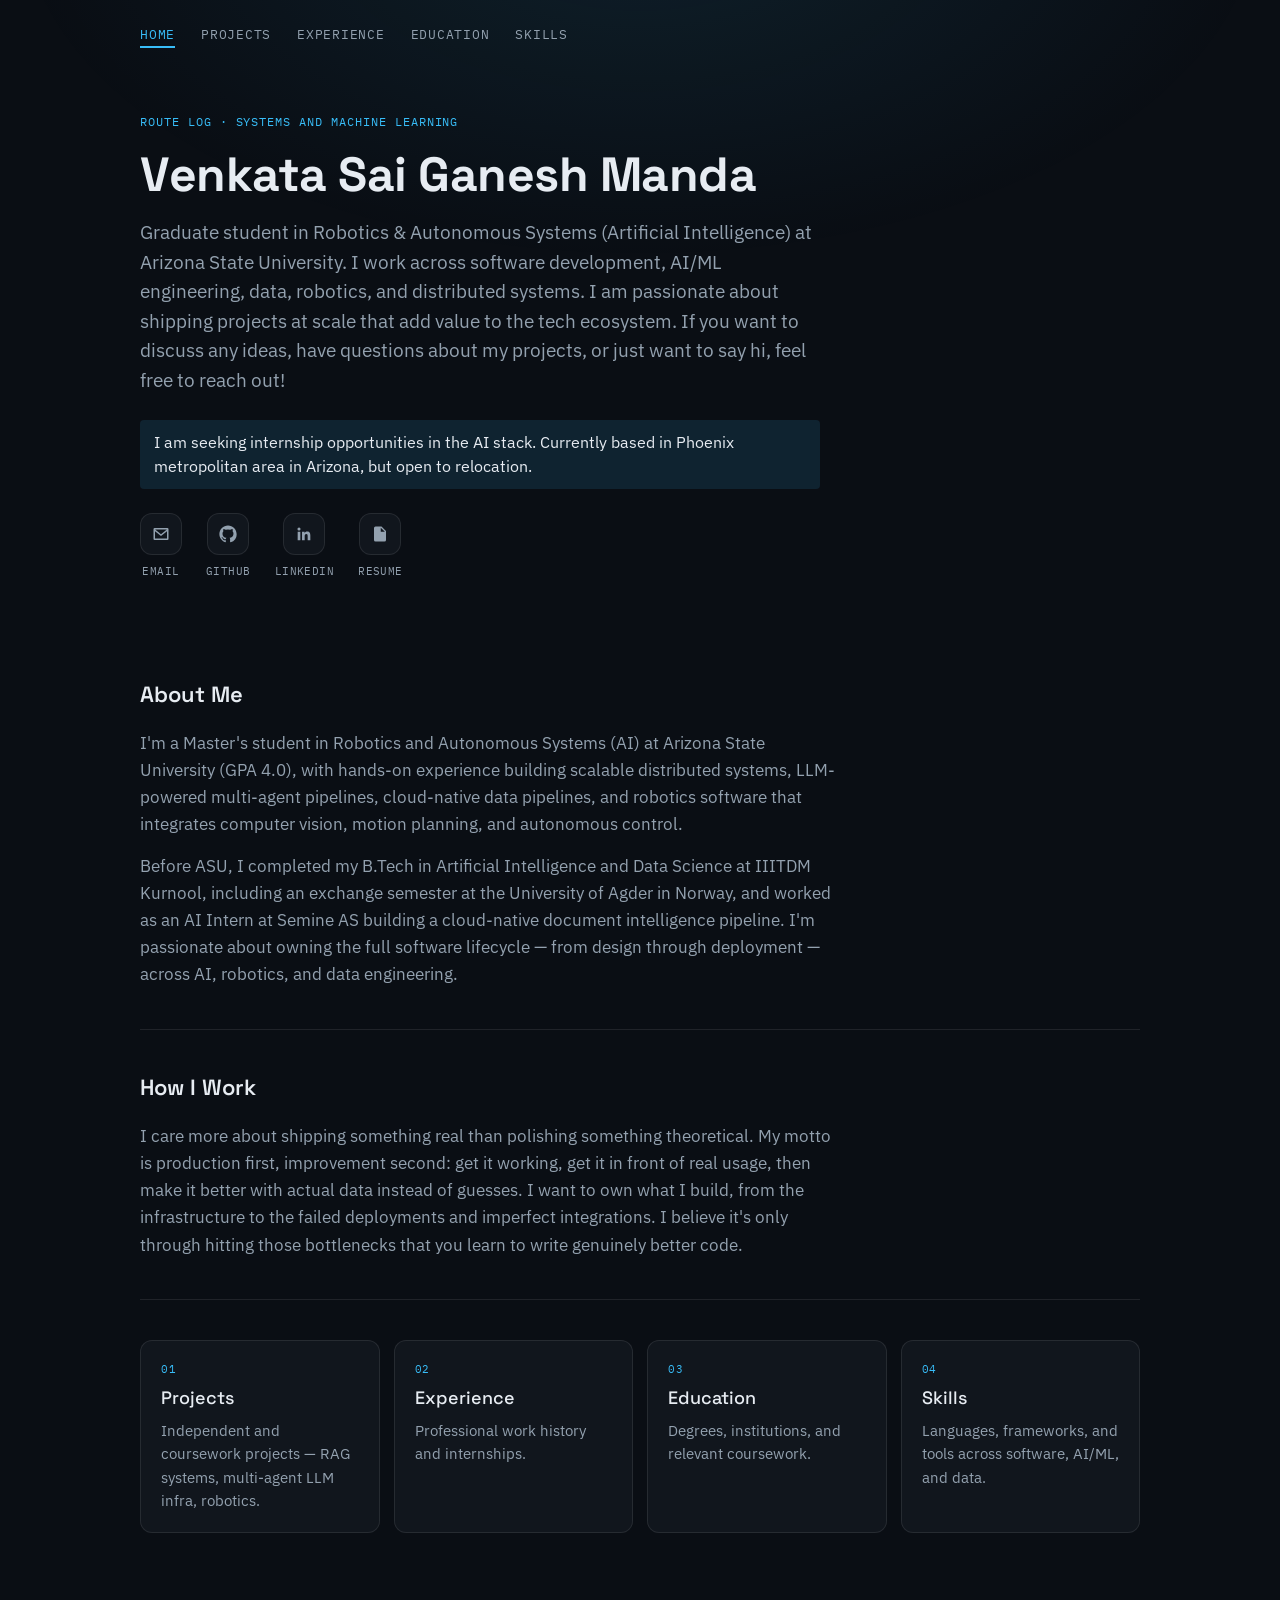
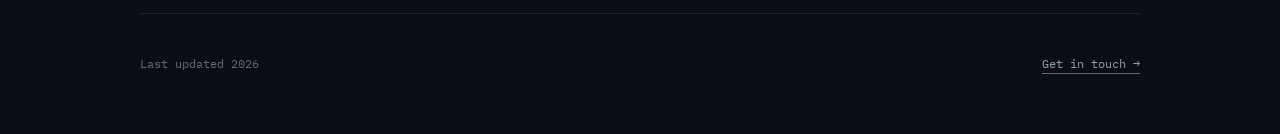
<file: index.html>
<!DOCTYPE html>
<html lang="en">
<head>
<meta charset="UTF-8">
<meta name="viewport" content="width=device-width, initial-scale=1.0">
<title>Venkata Sai Ganesh Manda</title>
<link rel="preconnect" href="https://fonts.googleapis.com">
<link rel="preconnect" href="https://fonts.gstatic.com" crossorigin>
<link href="https://fonts.googleapis.com/css2?family=Space+Grotesk:wght@400;500;700&family=IBM+Plex+Sans:wght@400;500;600&family=IBM+Plex+Mono:wght@400;500&display=swap" rel="stylesheet">
<link rel="stylesheet" href="style.css">
</head>
<body>

<div class="grid-bg"></div>

<div class="wrap">

  <nav class="topnav">
    <a href="index.html" class="active">Home</a>
    <a href="projects.html">Projects</a>
    <a href="experience.html">Experience</a>
    <a href="education.html">Education</a>
    <a href="skills.html">Skills</a>
  </nav>

  <header class="hero">
    <div class="eyebrow">Route log &middot; systems and machine learning</div>
    <h1>Venkata Sai Ganesh Manda</h1>
    <p class="subhead">
      Graduate student in Robotics &amp; Autonomous Systems (Artificial Intelligence) at Arizona State
      University. I work across software development, AI/ML engineering, data, robotics, and
      distributed systems. I am passionate about shipping projects at scale that add value to the
      tech ecosystem. If you want to discuss any ideas, have questions about my projects, or just
      want to say hi, feel free to reach out!
    </p>
    <p class="seeking-note">
      I am seeking internship opportunities in the AI stack. Currently based in Phoenix
      metropolitan area in Arizona, but open to relocation.
    </p>
    <div class="hero-links">
      <a href="mailto:saiganesh.profess@gmail.com">
        <span class="icon-box"><svg viewBox="0 0 24 24" aria-hidden="true"><path d="M2 5.5A1.5 1.5 0 0 1 3.5 4h17A1.5 1.5 0 0 1 22 5.5v13a1.5 1.5 0 0 1-1.5 1.5h-17A1.5 1.5 0 0 1 2 18.5v-13zm2.2.5 7.8 6.2L19.8 6H4.2zM4 8.3V18h16V8.3l-8 6.4-8-6.4z"/></svg></span>
        <span class="link-label">Email</span>
      </a>
      <a href="https://github.com/mvsg2" target="_blank" rel="noopener">
        <span class="icon-box"><svg viewBox="0 0 24 24" aria-hidden="true"><path d="M12 .5C5.73.5.5 5.73.5 12c0 5.09 3.29 9.4 7.86 10.93.58.11.79-.25.79-.56 0-.27-.01-1.17-.02-2.12-3.2.7-3.88-1.36-3.88-1.36-.52-1.33-1.28-1.69-1.28-1.69-1.04-.71.08-.7.08-.7 1.15.08 1.76 1.18 1.76 1.18 1.03 1.76 2.7 1.25 3.36.96.1-.75.4-1.25.73-1.54-2.55-.29-5.23-1.28-5.23-5.68 0-1.25.45-2.28 1.18-3.08-.12-.29-.51-1.46.11-3.04 0 0 .96-.31 3.15 1.18a10.9 10.9 0 0 1 5.73 0c2.19-1.49 3.15-1.18 3.15-1.18.62 1.58.23 2.75.11 3.04.73.8 1.18 1.83 1.18 3.08 0 4.41-2.69 5.38-5.25 5.67.41.36.78 1.06.78 2.14 0 1.55-.01 2.79-.01 3.17 0 .31.21.68.8.56A10.52 10.52 0 0 0 23.5 12C23.5 5.73 18.27.5 12 .5z"/></svg></span>
        <span class="link-label">GitHub</span>
      </a>
      <a href="https://linkedin.com/in/sai-ganesh-manda-bo2002" target="_blank" rel="noopener">
        <span class="icon-box"><svg viewBox="0 0 24 24" aria-hidden="true"><path d="M20.45 20.45h-3.55v-5.57c0-1.33-.02-3.04-1.85-3.04-1.85 0-2.14 1.45-2.14 2.94v5.67H9.36V9h3.41v1.56h.05c.47-.9 1.63-1.85 3.36-1.85 3.6 0 4.27 2.37 4.27 5.45v6.29zM5.34 7.43a2.06 2.06 0 1 1 0-4.12 2.06 2.06 0 0 1 0 4.12zM7.12 20.45H3.56V9h3.56v11.45z"/></svg></span>
        <span class="link-label">LinkedIn</span>
      </a>
      <a href="resume.pdf" target="_blank" rel="noopener">
        <span class="icon-box"><svg viewBox="0 0 24 24" aria-hidden="true"><path d="M6 2h8l6 6v12a2 2 0 0 1-2 2H6a2 2 0 0 1-2-2V4a2 2 0 0 1 2-2zm7 1.5V9h5.5L13 3.5zM8 13h8v1.5H8V13zm0 3h8v1.5H8V16zm0-6h4v1.5H8V10z"/></svg></span>
        <span class="link-label">Resume</span>
      </a>
    </div>
  </header>

  <div class="about-section">
    <h2 class="section-heading">About Me</h2>
    <p>
      I'm a Master's student in Robotics and Autonomous Systems (AI) at Arizona State University
      (GPA 4.0), with hands-on experience building scalable distributed systems, LLM-powered
      multi-agent pipelines, cloud-native data pipelines, and robotics software that integrates
      computer vision, motion planning, and autonomous control.
    </p>
    <p>
      Before ASU, I completed my B.Tech in Artificial Intelligence and Data Science at IIITDM
      Kurnool, including an exchange semester at the University of Agder in Norway, and worked as
      an AI Intern at Semine AS building a cloud-native document intelligence pipeline. I'm
      passionate about owning the full software lifecycle &mdash; from design through deployment
      &mdash; across AI, robotics, and data engineering.
    </p>
  </div>

  <div class="about-section">
    <h2 class="section-heading">How I Work</h2>
    <p>
      I care more about shipping something real than polishing something theoretical. My motto is
      production first, improvement second: get it working, get it in front of real usage, then
      make it better with actual data instead of guesses. I want to own what I build, from the
      infrastructure to the failed deployments and imperfect integrations. I believe it's only
      through hitting those bottlenecks that you learn to write genuinely better code.
    </p>
  </div>

  <div class="explore-grid">
    <a class="explore-card" href="projects.html">
      <div class="ec-label">01</div>
      <div class="ec-title">Projects</div>
      <div class="ec-desc">Independent and coursework projects &mdash; RAG systems, multi-agent LLM infra, robotics.</div>
    </a>
    <a class="explore-card" href="experience.html">
      <div class="ec-label">02</div>
      <div class="ec-title">Experience</div>
      <div class="ec-desc">Professional work history and internships.</div>
    </a>
    <a class="explore-card" href="education.html">
      <div class="ec-label">03</div>
      <div class="ec-title">Education</div>
      <div class="ec-desc">Degrees, institutions, and relevant coursework.</div>
    </a>
    <a class="explore-card" href="skills.html">
      <div class="ec-label">04</div>
      <div class="ec-title">Skills</div>
      <div class="ec-desc">Languages, frameworks, and tools across software, AI/ML, and data.</div>
    </a>
  </div>

  <footer>
    <p>Last updated 2026</p>
    <a href="mailto:saiganesh.profess@gmail.com">Get in touch &rarr;</a>
  </footer>

</div>

<script src="script.js" defer></script>
</body>
</html>
</file>
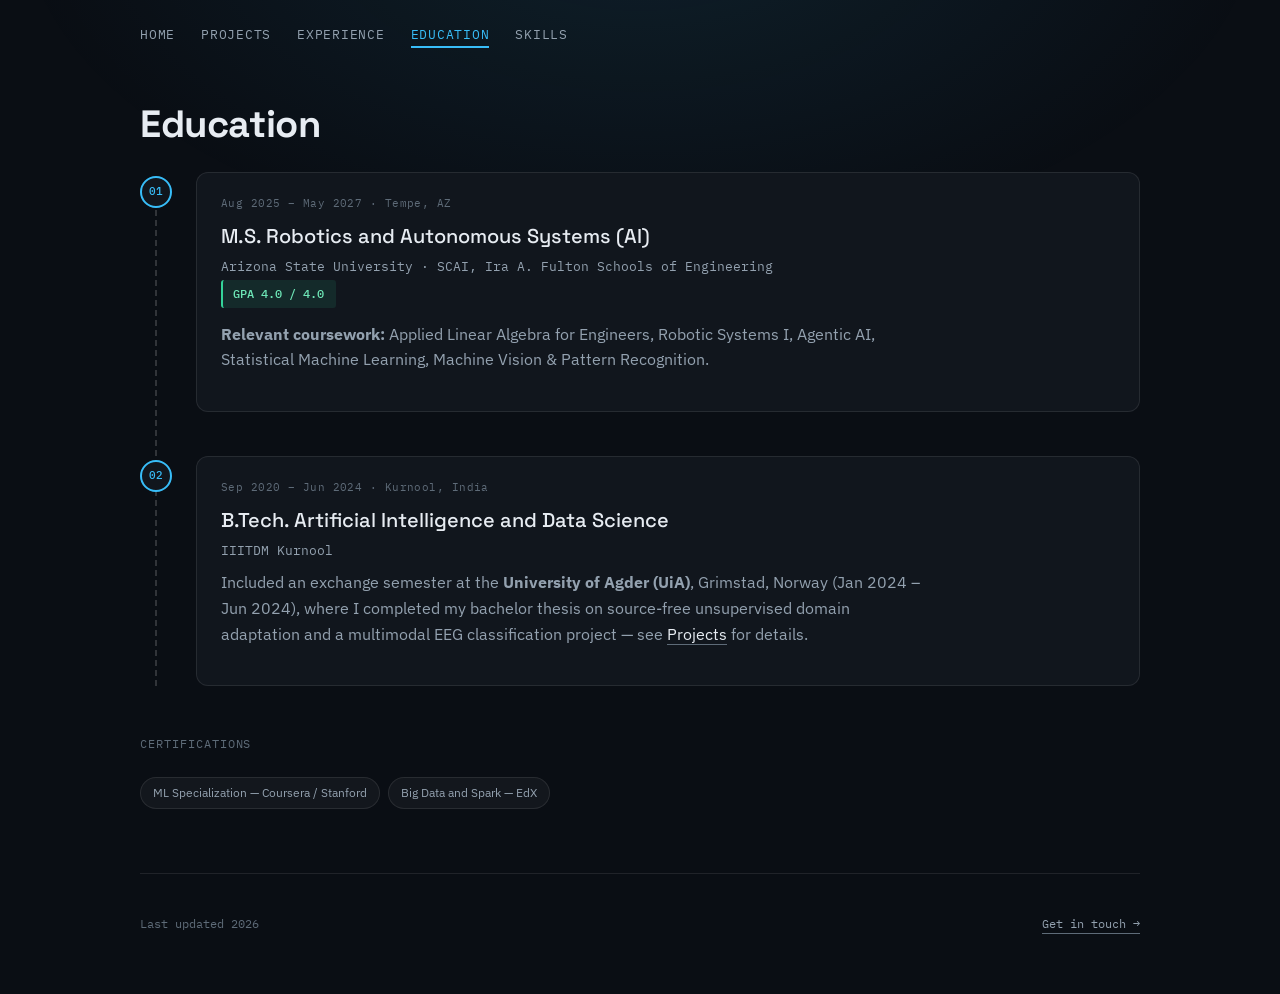
<file: education.html>
<!DOCTYPE html>
<html lang="en">
<head>
<meta charset="UTF-8">
<meta name="viewport" content="width=device-width, initial-scale=1.0">
<title>Education &middot; Venkata Sai Ganesh Manda</title>
<link rel="preconnect" href="https://fonts.googleapis.com">
<link rel="preconnect" href="https://fonts.gstatic.com" crossorigin>
<link href="https://fonts.googleapis.com/css2?family=Space+Grotesk:wght@400;500;700&family=IBM+Plex+Sans:wght@400;500;600&family=IBM+Plex+Mono:wght@400;500&display=swap" rel="stylesheet">
<link rel="stylesheet" href="style.css">
</head>
<body>

<div class="grid-bg"></div>

<div class="wrap">

  <nav class="topnav">
    <a href="index.html">Home</a>
    <a href="projects.html">Projects</a>
    <a href="experience.html">Experience</a>
    <a href="education.html" class="active">Education</a>
    <a href="skills.html">Skills</a>
  </nav>

  <header class="page-header">
    <h1>Education</h1>
  </header>

  <div class="route">

    <div class="waypoint">
      <div class="wp-marker">01</div>
      <div class="wp-card">
        <div class="wp-coord">Aug 2025 – May 2027 &middot; Tempe, AZ</div>
        <div class="wp-title">M.S. Robotics and Autonomous Systems (AI)</div>
        <div class="wp-subtitle">Arizona State University &middot; SCAI, Ira A. Fulton Schools of Engineering</div>
        <div class="wp-metrics">
          <span class="metric-chip">GPA 4.0 / 4.0</span>
        </div>
        <p class="wp-desc">
          <strong>Relevant coursework:</strong> Applied Linear Algebra for Engineers, Robotic
          Systems I, Agentic AI, Statistical Machine Learning, Machine Vision &amp; Pattern
          Recognition.
        </p>
      </div>
    </div>

    <div class="waypoint">
      <div class="wp-marker">02</div>
      <div class="wp-card">
        <div class="wp-coord">Sep 2020 – Jun 2024 &middot; Kurnool, India</div>
        <div class="wp-title">B.Tech. Artificial Intelligence and Data Science</div>
        <div class="wp-subtitle">IIITDM Kurnool</div>
        <p class="wp-desc">
          Included an exchange semester at the <strong>University of Agder (UiA)</strong>, Grimstad,
          Norway (Jan 2024 – Jun 2024), where I completed my bachelor thesis on source-free
          unsupervised domain adaptation and a multimodal EEG classification project &mdash; see
          <a href="projects.html" class="inline-link">Projects</a> for details.
        </p>
      </div>
    </div>

  </div>

  <div class="section-label">Certifications</div>
  <div class="wp-stack" style="padding-bottom: 24px;">
    <span class="stack-tag">ML Specialization &mdash; Coursera / Stanford</span>
    <span class="stack-tag">Big Data and Spark &mdash; EdX</span>
  </div>

  <footer>
    <p>Last updated 2026</p>
    <a href="mailto:saiganesh.profess@gmail.com">Get in touch →</a>
  </footer>

</div>

<script src="script.js" defer></script>
</body>
</html>
</file>
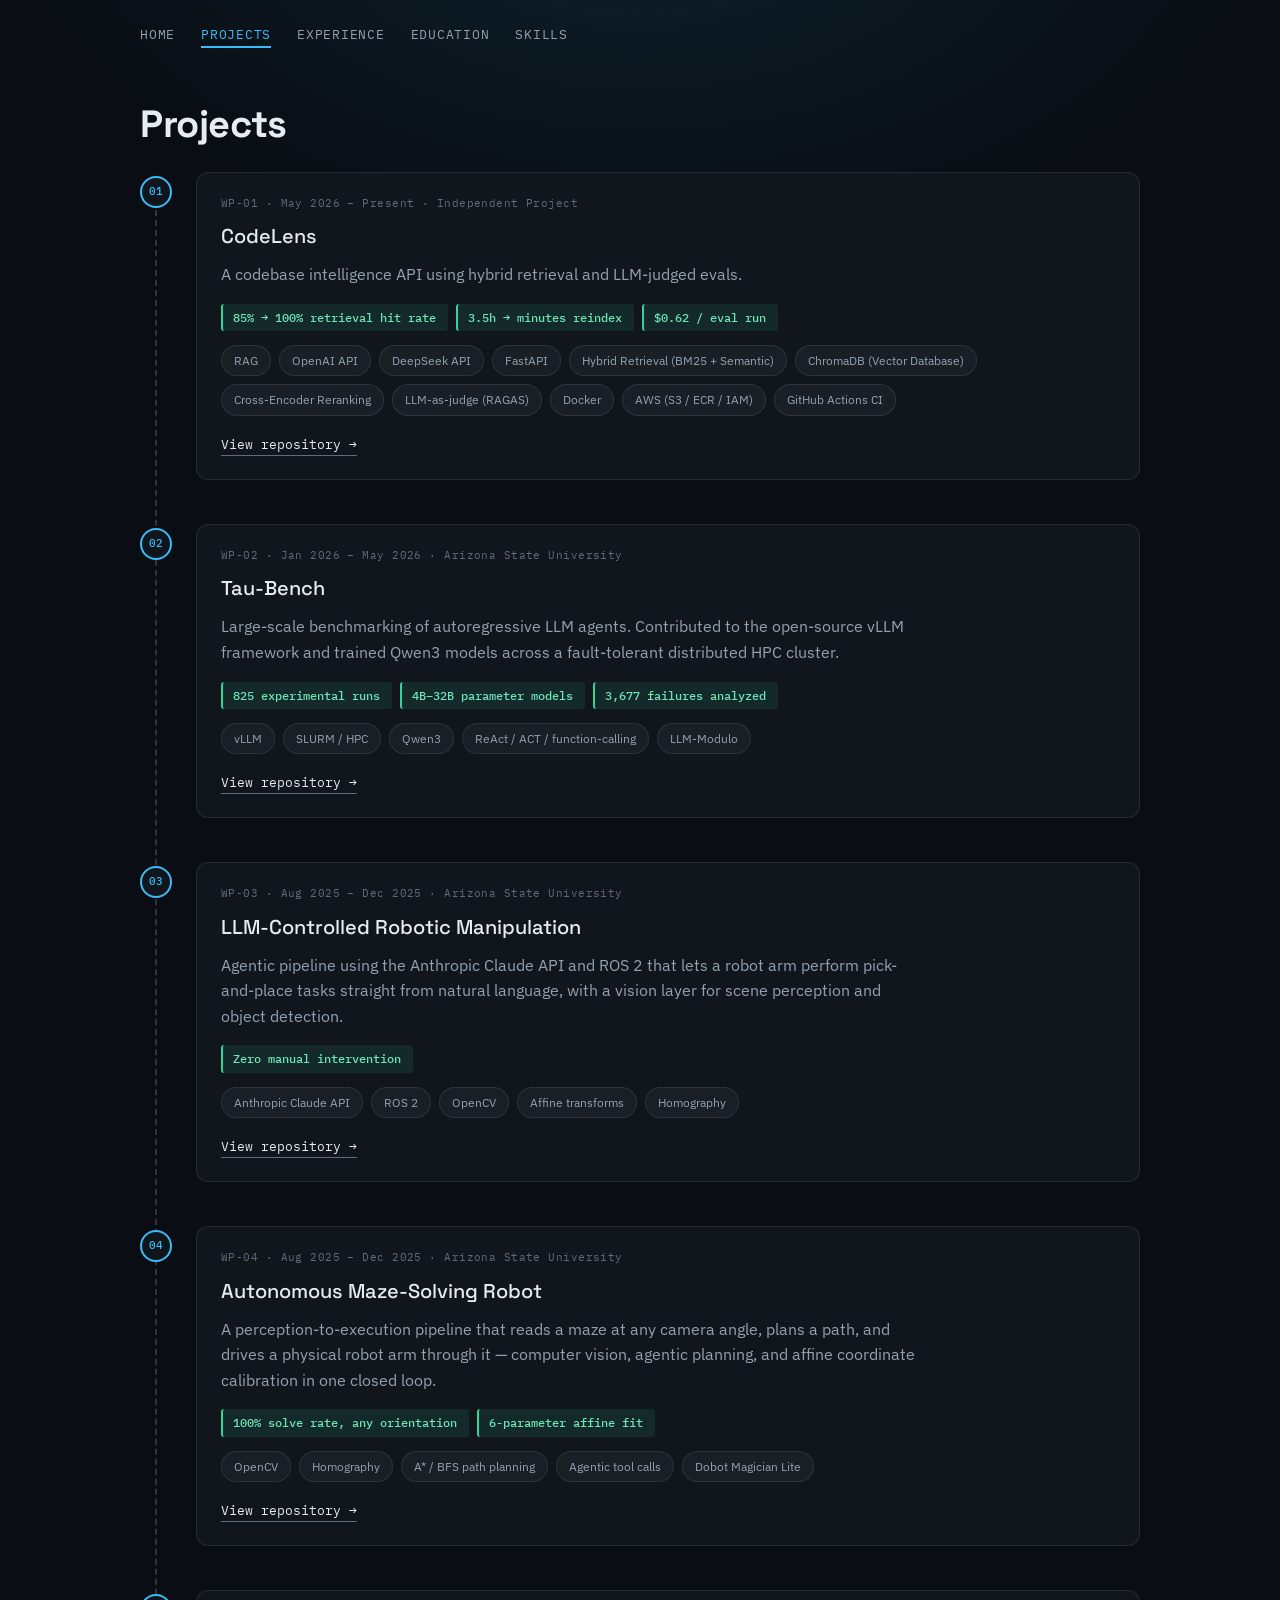
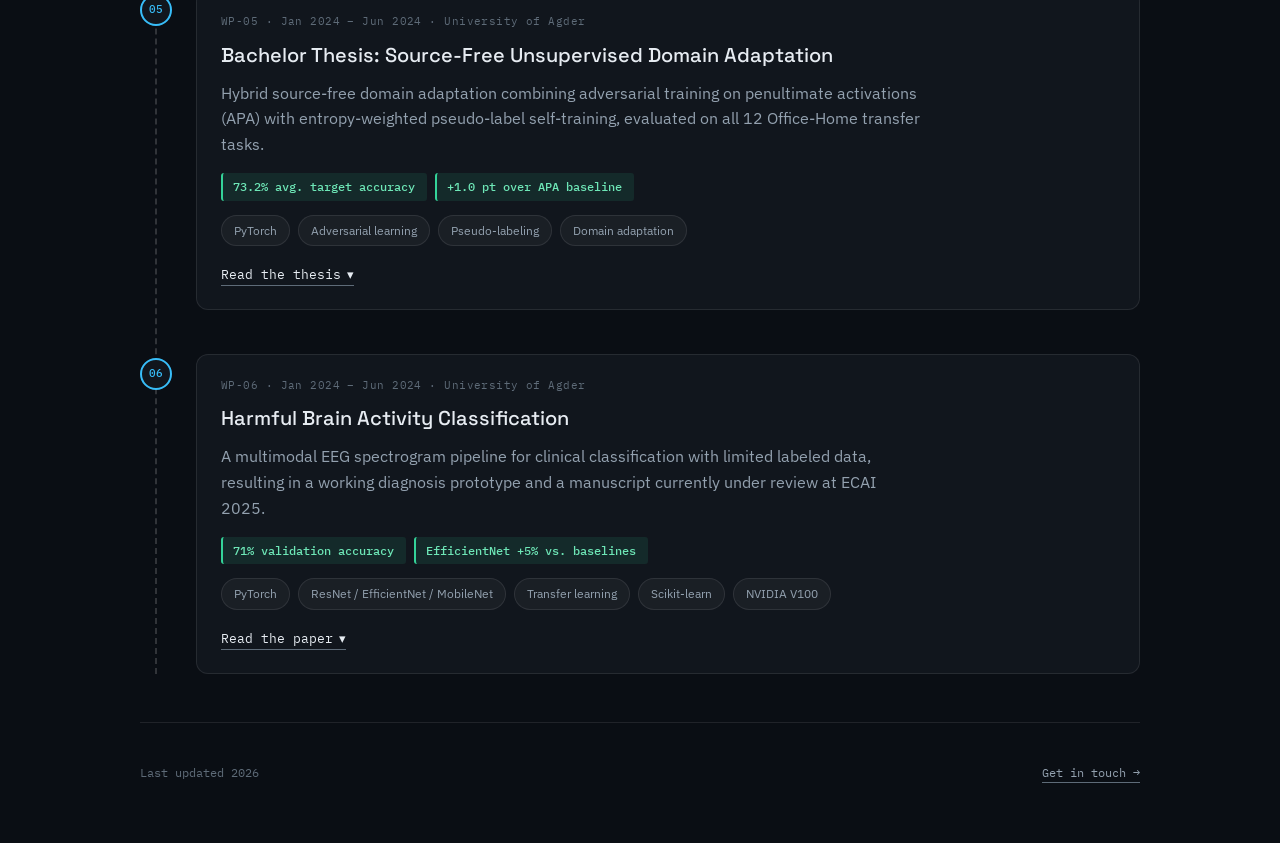
<file: projects.html>
<!DOCTYPE html>
<html lang="en">
<head>
<meta charset="UTF-8">
<meta name="viewport" content="width=device-width, initial-scale=1.0">
<title>Projects &middot; Venkata Sai Ganesh Manda</title>
<link rel="preconnect" href="https://fonts.googleapis.com">
<link rel="preconnect" href="https://fonts.gstatic.com" crossorigin>
<link href="https://fonts.googleapis.com/css2?family=Space+Grotesk:wght@400;500;700&family=IBM+Plex+Sans:wght@400;500;600&family=IBM+Plex+Mono:wght@400;500&display=swap" rel="stylesheet">
<link rel="stylesheet" href="style.css">
</head>
<body>

<div class="grid-bg"></div>

<div class="wrap">

  <nav class="topnav">
    <a href="index.html">Home</a>
    <a href="projects.html" class="active">Projects</a>
    <a href="experience.html">Experience</a>
    <a href="education.html">Education</a>
    <a href="skills.html">Skills</a>
  </nav>

  <header class="page-header">
    <h1>Projects</h1>
  </header>

  <div class="route">

    <div class="waypoint">
      <div class="wp-marker">01</div>
      <div class="wp-card">
        <div class="wp-coord">WP-01 &middot; May 2026 – Present &middot; Independent Project</div>
        <div class="wp-title"><a href="https://github.com/mvsg2/CodeLens" target="_blank" rel="noopener">CodeLens</a></div>
        <p class="wp-desc">
          A codebase intelligence API using hybrid retrieval and LLM-judged evals.
        </p>
        <div class="wp-metrics">
          <span class="metric-chip">85% → 100% retrieval hit rate</span>
          <span class="metric-chip">3.5h → minutes reindex</span>
          <span class="metric-chip">$0.62 / eval run</span>
        </div>
        <div class="wp-stack">
          <span class="stack-tag">RAG</span>
          <span class="stack-tag">OpenAI API</span>
          <span class="stack-tag">DeepSeek API</span>
          <span class="stack-tag">FastAPI</span>
          <span class="stack-tag">Hybrid Retrieval (BM25 + Semantic)</span>
          <span class="stack-tag">ChromaDB (Vector Database)</span>
          <span class="stack-tag">Cross-Encoder Reranking</span>
          <span class="stack-tag">LLM-as-judge (RAGAS)</span>
          <span class="stack-tag">Docker</span>
          <span class="stack-tag">AWS (S3 / ECR / IAM)</span>
          <span class="stack-tag">GitHub Actions CI</span>
        </div>
        <a class="wp-link" href="https://github.com/mvsg2/CodeLens" target="_blank" rel="noopener">View repository →</a>
      </div>
    </div>

    <div class="waypoint">
      <div class="wp-marker">02</div>
      <div class="wp-card">
        <div class="wp-coord">WP-02 &middot; Jan 2026 – May 2026 &middot; Arizona State University</div>
        <div class="wp-title"><a href="https://github.com/mvsg2/tau-bench-CSE598-repo" target="_blank" rel="noopener">Tau-Bench</a></div>
        <p class="wp-desc">
          Large-scale benchmarking of autoregressive LLM agents. Contributed to the open-source
          vLLM framework and trained Qwen3 models across a fault-tolerant distributed HPC cluster.
        </p>
        <div class="wp-metrics">
          <span class="metric-chip">825 experimental runs</span>
          <span class="metric-chip">4B–32B parameter models</span>
          <span class="metric-chip">3,677 failures analyzed</span>
        </div>
        <div class="wp-stack">
          <span class="stack-tag">vLLM</span>
          <span class="stack-tag">SLURM / HPC</span>
          <span class="stack-tag">Qwen3</span>
          <span class="stack-tag">ReAct / ACT / function-calling</span>
          <span class="stack-tag">LLM-Modulo</span>
        </div>
        <a class="wp-link" href="https://github.com/mvsg2/tau-bench-CSE598-repo" target="_blank" rel="noopener">View repository →</a>
      </div>
    </div>

    <div class="waypoint">
      <div class="wp-marker">03</div>
      <div class="wp-card">
        <div class="wp-coord">WP-03 &middot; Aug 2025 – Dec 2025 &middot; Arizona State University</div>
        <div class="wp-title"><a href="https://github.com/mvsg2/RAS-545-Final-Project" target="_blank" rel="noopener">LLM-Controlled Robotic Manipulation</a></div>
        <p class="wp-desc">
          Agentic pipeline using the Anthropic Claude API and ROS 2 that lets a robot arm perform
          pick-and-place tasks straight from natural language, with a vision layer for scene
          perception and object detection.
        </p>
        <div class="wp-metrics">
          <span class="metric-chip">Zero manual intervention</span>
        </div>
        <div class="wp-stack">
          <span class="stack-tag">Anthropic Claude API</span>
          <span class="stack-tag">ROS 2</span>
          <span class="stack-tag">OpenCV</span>
          <span class="stack-tag">Affine transforms</span>
          <span class="stack-tag">Homography</span>
        </div>
        <a class="wp-link" href="https://github.com/mvsg2/RAS-545-Final-Project" target="_blank" rel="noopener">View repository →</a>
      </div>
    </div>

    <div class="waypoint">
      <div class="wp-marker">04</div>
      <div class="wp-card">
        <div class="wp-coord">WP-04 &middot; Aug 2025 – Dec 2025 &middot; Arizona State University</div>
        <div class="wp-title"><a href="https://github.com/mvsg2/RAS-545-Midterm-Project" target="_blank" rel="noopener">Autonomous Maze-Solving Robot</a></div>
        <p class="wp-desc">
          A perception-to-execution pipeline that reads a maze at any camera angle, plans a path,
          and drives a physical robot arm through it — computer vision, agentic planning, and
          affine coordinate calibration in one closed loop.
        </p>
        <div class="wp-metrics">
          <span class="metric-chip">100% solve rate, any orientation</span>
          <span class="metric-chip">6-parameter affine fit</span>
        </div>
        <div class="wp-stack">
          <span class="stack-tag">OpenCV</span>
          <span class="stack-tag">Homography</span>
          <span class="stack-tag">A* / BFS path planning</span>
          <span class="stack-tag">Agentic tool calls</span>
          <span class="stack-tag">Dobot Magician Lite</span>
        </div>
        <a class="wp-link" href="https://github.com/mvsg2/RAS-545-Midterm-Project" target="_blank" rel="noopener">View repository →</a>
      </div>
    </div>

    <div class="waypoint">
      <div class="wp-marker">05</div>
      <div class="wp-card">
        <div class="wp-coord">WP-05 &middot; Jan 2024 – Jun 2024 &middot; University of Agder</div>
        <div class="wp-title"><a href="https://drive.google.com/file/d/10JJKNtXNtf4YxjZnVKYt22nYs_dlV_Pk/view" target="_blank" rel="noopener">Bachelor Thesis: Source-Free Unsupervised Domain Adaptation</a></div>
        <p class="wp-desc">
          Hybrid source-free domain adaptation combining adversarial training on penultimate
          activations (APA) with entropy-weighted pseudo-label self-training, evaluated on all
          12 Office-Home transfer tasks.
        </p>
        <div class="wp-metrics">
          <span class="metric-chip">73.2% avg. target accuracy</span>
          <span class="metric-chip">+1.0 pt over APA baseline</span>
        </div>
        <div class="wp-stack">
          <span class="stack-tag">PyTorch</span>
          <span class="stack-tag">Adversarial learning</span>
          <span class="stack-tag">Pseudo-labeling</span>
          <span class="stack-tag">Domain adaptation</span>
        </div>
        <details class="wp-doc">
          <summary class="wp-link">Read the thesis</summary>
          <div class="wp-doc-frame">
            <iframe src="https://drive.google.com/file/d/10JJKNtXNtf4YxjZnVKYt22nYs_dlV_Pk/preview" title="Bachelor thesis PDF" loading="lazy" allow="autoplay"></iframe>
          </div>
          <a class="wp-link" href="https://drive.google.com/file/d/10JJKNtXNtf4YxjZnVKYt22nYs_dlV_Pk/view" target="_blank" rel="noopener">Open in Google Drive →</a>
        </details>
      </div>
    </div>

    <div class="waypoint">
      <div class="wp-marker">06</div>
      <div class="wp-card">
        <div class="wp-coord">WP-06 &middot; Jan 2024 – Jun 2024 &middot; University of Agder</div>
        <div class="wp-title"><a href="https://drive.google.com/file/d/1uAHWonz54eAQPIB6JUvBKFdnzXOS8Eti/view" target="_blank" rel="noopener">Harmful Brain Activity Classification</a></div>
        <p class="wp-desc">
          A multimodal EEG spectrogram pipeline for clinical classification with limited labeled
          data, resulting in a working diagnosis prototype and a manuscript currently under review
          at ECAI 2025.
        </p>
        <div class="wp-metrics">
          <span class="metric-chip">71% validation accuracy</span>
          <span class="metric-chip">EfficientNet +5% vs. baselines</span>
        </div>
        <div class="wp-stack">
          <span class="stack-tag">PyTorch</span>
          <span class="stack-tag">ResNet / EfficientNet / MobileNet</span>
          <span class="stack-tag">Transfer learning</span>
          <span class="stack-tag">Scikit-learn</span>
          <span class="stack-tag">NVIDIA V100</span>
        </div>
        <details class="wp-doc">
          <summary class="wp-link">Read the paper</summary>
          <div class="wp-doc-frame">
            <iframe src="https://drive.google.com/file/d/1uAHWonz54eAQPIB6JUvBKFdnzXOS8Eti/preview" title="Harmful Brain Activity Classification PDF" loading="lazy" allow="autoplay"></iframe>
          </div>
          <a class="wp-link" href="https://drive.google.com/file/d/1uAHWonz54eAQPIB6JUvBKFdnzXOS8Eti/view" target="_blank" rel="noopener">Open in Google Drive →</a>
        </details>
      </div>
    </div>

  </div>

  <footer>
    <p>Last updated 2026</p>
    <a href="mailto:saiganesh.profess@gmail.com">Get in touch →</a>
  </footer>

</div>

<script src="script.js" defer></script>
</body>
</html>
</file>
<file: style.css>
:root {
  --bg: #0A0E14;
  --surface: #11161D;
  --surface-hover: #151C25;
  --line: rgba(255, 255, 255, 0.09);
  --line-strong: rgba(255, 255, 255, 0.16);
  --text: #E7ECF2;
  --text-dim: #93A1AF;
  --text-faint: #5E6B78;
  --accent: #38BDF8;
  --accent-bright: #7DD3FC;
  --accent-soft: rgba(56, 189, 248, 0.12);
  --accent-line: rgba(56, 189, 248, 0.30);
  --metric: #34D399;
  --metric-bright: #6EE7B7;
  --metric-soft: rgba(52, 211, 153, 0.10);
}
* { box-sizing: border-box; margin: 0; padding: 0; }
html { scroll-behavior: smooth; }
body {
  background: var(--bg);
  color: var(--text);
  font-family: 'IBM Plex Sans', sans-serif;
  font-size: 17px;
  line-height: 1.6;
  -webkit-font-smoothing: antialiased;
}
.wrap { max-width: 1080px; margin: 0 auto; padding: 0 40px; position: relative; }

/* Backdrop: flat dark with a faint glow near the top */
.grid-bg {
  position: fixed; inset: 0; z-index: -2;
  background: radial-gradient(ellipse 900px 500px at 50% -10%, rgba(56, 189, 248, 0.10), transparent 70%);
}

/* Scroll progress bar */
.scroll-progress {
  position: fixed;
  top: 0; left: 0;
  height: 2.5px;
  width: 0%;
  background: linear-gradient(90deg, var(--accent), var(--accent-bright));
  z-index: 100;
  transition: width 0.1s linear;
}

/* Top nav */
.topnav {
  display: flex;
  gap: 26px;
  flex-wrap: wrap;
  padding: 24px 0;
  font-family: 'IBM Plex Mono', monospace;
  font-size: 12.5px;
  letter-spacing: 0.06em;
  text-transform: uppercase;
}
.topnav a {
  position: relative;
  color: var(--text-dim);
  text-decoration: none;
  padding-bottom: 4px;
  transition: color 0.2s;
}
.topnav a::after {
  content: "";
  position: absolute;
  left: 0; bottom: 0;
  width: 100%; height: 2px;
  background: var(--accent);
  transform: scaleX(0);
  transform-origin: left;
  transition: transform 0.25s ease;
}
.topnav a:hover { color: var(--text); }
.topnav a:hover::after { transform: scaleX(1); }
.topnav a.active { color: var(--accent); }
.topnav a.active::after { transform: scaleX(1); }

/* Hero (home page) */
header.hero {
  padding: 40px 0 56px;
}
.eyebrow {
  font-family: 'IBM Plex Mono', monospace;
  font-size: 12px;
  letter-spacing: 0.08em;
  color: var(--accent);
  text-transform: uppercase;
  margin-bottom: 18px;
}
h1 {
  font-family: 'Space Grotesk', sans-serif;
  font-weight: 700;
  font-size: clamp(32px, 6vw, 48px);
  line-height: 1.1;
  letter-spacing: -0.01em;
  margin-bottom: 16px;
  color: var(--text);
}
.subhead {
  font-size: 18.5px;
  color: var(--text-dim);
  max-width: 680px;
  margin-bottom: 28px;
}
.seeking-note {
  font-family: 'IBM Plex Sans', sans-serif;
  font-size: 15.5px;
  color: var(--text);
  background: var(--accent-soft);
  border-radius: 4px;
  padding: 10px 14px;
  max-width: 680px;
  margin: -4px 0 24px;
  line-height: 1.6;
}

.hero-links {
  display: flex;
  gap: 24px;
  flex-wrap: wrap;
}
.hero-links a,
.hero-links a:visited {
  display: flex;
  flex-direction: column;
  align-items: center;
  gap: 8px;
  color: var(--text-dim);
  text-decoration: none !important;
}
.hero-links a .icon-box {
  width: 42px;
  height: 42px;
  border-radius: 12px;
  background: var(--surface);
  border: 1px solid var(--line);
  display: flex;
  align-items: center;
  justify-content: center;
  transition: background 0.15s, border-color 0.15s;
}
.hero-links a svg {
  width: 18px;
  height: 18px;
  fill: var(--text-dim);
  transition: fill 0.15s;
}
.hero-links a .link-label {
  font-family: 'IBM Plex Mono', monospace;
  font-size: 11px;
  letter-spacing: 0.04em;
  text-transform: uppercase;
  text-decoration: none;
}
.hero-links a:hover .icon-box {
  background: var(--accent-soft);
  border-color: var(--accent-line);
}
.hero-links a:hover svg { fill: var(--accent-bright); }
.hero-links a:hover .link-label { color: var(--accent-bright); }

/* Page header (sub-pages) */
header.page-header {
  padding: 32px 0 16px;
}
header.page-header h1 { font-size: clamp(28px, 5vw, 38px); margin-bottom: 10px; }
header.page-header p { color: var(--text-dim); font-size: 17px; max-width: 700px; }

/* About section (home page) */
.about-section {
  padding: 40px 0;
  border-bottom: 1px solid var(--line);
}
.section-heading {
  font-family: 'Space Grotesk', sans-serif;
  font-weight: 600;
  font-size: 22px;
  color: var(--text);
  margin-bottom: 18px;
}
.about-section p {
  color: var(--text-dim);
  font-size: 17px;
  max-width: 700px;
  margin-bottom: 14px;
}
.about-section p:last-child { margin-bottom: 0; }

/* Explore grid (home page directory cards) */
.explore-grid {
  display: grid;
  grid-template-columns: repeat(4, 1fr);
  gap: 14px;
  padding: 40px 0;
}
@media (max-width: 860px) {
  .explore-grid { grid-template-columns: repeat(2, 1fr); }
}
.explore-card {
  background: var(--surface);
  border: 1px solid var(--line);
  border-radius: 12px;
  padding: 20px;
  text-decoration: none;
  display: block;
  transition: border-color 0.2s, transform 0.2s, box-shadow 0.2s, background 0.2s;
}
.explore-card:hover {
  border-color: var(--accent-line);
  background: var(--surface-hover);
  transform: translateY(-3px);
  box-shadow: 0 12px 28px rgba(0, 0, 0, 0.35);
}
.explore-card .ec-label {
  font-family: 'IBM Plex Mono', monospace;
  font-size: 11px;
  color: var(--accent);
  text-transform: uppercase;
  letter-spacing: 0.06em;
  margin-bottom: 6px;
}
.explore-card .ec-title {
  font-family: 'Space Grotesk', sans-serif;
  font-weight: 500;
  font-size: 18px;
  color: var(--text);
  margin-bottom: 6px;
}
.explore-card .ec-desc { color: var(--text-dim); font-size: 14.5px; }

@media (max-width: 560px) {
  .explore-grid { grid-template-columns: 1fr; }
}

/* Section label */
.section-label {
  font-family: 'IBM Plex Mono', monospace;
  font-size: 12px;
  letter-spacing: 0.08em;
  text-transform: uppercase;
  color: var(--text-faint);
  padding: 40px 0 24px;
}

/* Waypoint route (shared by Projects / Education / Experience) */
.route {
  position: relative;
  padding-left: 56px;
}
.route::before {
  content: "";
  position: absolute;
  left: 15px;
  top: 8px;
  bottom: 8px;
  width: 0;
  border-left: 2px dashed var(--line-strong);
}
.waypoint {
  position: relative;
  padding-bottom: 44px;
}
.waypoint:last-child { padding-bottom: 8px; }
.wp-marker {
  position: absolute;
  left: -56px;
  top: 4px;
  width: 32px;
  height: 32px;
  border-radius: 50%;
  background: var(--surface);
  border: 2px solid var(--accent);
  display: flex;
  align-items: center;
  justify-content: center;
  font-family: 'IBM Plex Mono', monospace;
  font-size: 11px;
  font-weight: 500;
  color: var(--accent);
}
.wp-card {
  background: var(--surface);
  border: 1px solid var(--line);
  border-radius: 12px;
  padding: 22px 24px;
  transition: border-color 0.2s, transform 0.2s, box-shadow 0.2s;
}
.wp-card:hover {
  border-color: var(--accent-line);
  transform: translateY(-2px);
  box-shadow: 0 12px 28px rgba(0, 0, 0, 0.35);
}
.wp-coord {
  font-family: 'IBM Plex Mono', monospace;
  font-size: 11px;
  color: var(--text-faint);
  letter-spacing: 0.04em;
  margin-bottom: 8px;
}
.wp-title {
  font-family: 'Space Grotesk', sans-serif;
  font-weight: 500;
  font-size: 20px;
  margin-bottom: 4px;
  color: var(--text);
}
.wp-title a { color: var(--text); text-decoration: none; }
.wp-title a:hover { color: var(--accent); }
.wp-subtitle {
  font-family: 'IBM Plex Mono', monospace;
  font-size: 12.5px;
  color: var(--text-dim);
  margin-bottom: 4px;
}
.wp-desc {
  color: var(--text-dim);
  font-size: 16px;
  margin: 10px 0 16px;
  max-width: 700px;
}
.wp-bullets {
  color: var(--text-dim);
  font-size: 15.5px;
  max-width: 720px;
  margin: 10px 0 16px;
  padding-left: 18px;
}
.wp-bullets li { margin-bottom: 6px; }
.wp-bullets li:last-child { margin-bottom: 0; }
.wp-metrics {
  display: flex;
  flex-wrap: wrap;
  gap: 8px;
  margin-bottom: 14px;
}
.metric-chip {
  font-family: 'IBM Plex Mono', monospace;
  font-size: 12px;
  font-weight: 500;
  background: var(--metric-soft);
  color: var(--metric-bright);
  border: none;
  border-left: 2px solid var(--metric);
  padding: 4px 12px 4px 10px;
  border-radius: 3px;
  white-space: nowrap;
}
.wp-stack {
  display: flex;
  flex-wrap: wrap;
  gap: 8px;
  margin-bottom: 14px;
}
.stack-tag {
  font-size: 12px;
  color: var(--text-dim);
  background: rgba(255, 255, 255, 0.04);
  border: 1px solid var(--line);
  padding: 5px 12px;
  border-radius: 999px;
  transition: border-color 0.2s, color 0.2s, transform 0.2s, background 0.2s;
}
.stack-tag:hover {
  border-color: var(--accent-line);
  color: var(--accent-bright);
  background: var(--accent-soft);
  transform: translateY(-1px);
}
.wp-link {
  display: inline-flex;
  align-items: center;
  gap: 6px;
  font-family: 'IBM Plex Mono', monospace;
  font-size: 12.5px;
  color: var(--text);
  text-decoration: none;
  border-bottom: 1px solid var(--text-faint);
  padding-bottom: 1px;
  transition: color 0.15s, border-color 0.15s;
}
.wp-link:hover { color: var(--accent); border-color: var(--accent); }

.wp-doc summary {
  cursor: pointer;
  list-style: none;
}
.wp-doc summary::-webkit-details-marker { display: none; }
.wp-doc summary::after { content: ' ▾'; }
.wp-doc[open] summary::after { content: ' ▴'; }
.wp-doc-frame {
  margin: 14px 0 12px;
  border: 1px solid var(--line);
  border-radius: 8px;
  overflow: hidden;
  background: rgba(255, 255, 255, 0.02);
}
.wp-doc-frame iframe {
  display: block;
  width: 100%;
  height: 640px;
  border: 0;
}
@media (max-width: 640px) {
  .wp-doc-frame iframe { height: 460px; }
}

.inline-link {
  color: var(--text);
  text-decoration: none;
  border-bottom: 1px solid var(--text-faint);
  transition: border-color 0.15s, color 0.15s;
}
.inline-link:hover { color: var(--accent); border-color: var(--accent); }

/* Skills page */
.skill-group { padding-bottom: 32px; }
.skill-group:last-child { padding-bottom: 0; }
.skill-group-title {
  font-family: 'IBM Plex Mono', monospace;
  font-size: 12.5px;
  letter-spacing: 0.06em;
  text-transform: uppercase;
  color: var(--accent);
  margin-bottom: 14px;
}
.skill-tags {
  display: flex;
  flex-wrap: wrap;
  gap: 9px;
}
.skill-tags .stack-tag { background: var(--surface); border-color: var(--line); font-size: 13px; padding: 6px 14px; }

/* Scroll-reveal */
.reveal {
  opacity: 0;
  transform: translateY(16px);
  transition: opacity 0.6s ease, transform 0.6s ease;
}
.reveal.is-visible {
  opacity: 1;
  transform: translateY(0);
}

/* Footer */
footer {
  border-top: 1px solid var(--line);
  padding: 40px 0 60px;
  margin-top: 40px;
  display: flex;
  justify-content: space-between;
  align-items: center;
  flex-wrap: wrap;
  gap: 12px;
}
footer p {
  font-family: 'IBM Plex Mono', monospace;
  font-size: 12px;
  color: var(--text-faint);
}
footer a {
  color: var(--text-dim);
  text-decoration: none;
  font-family: 'IBM Plex Mono', monospace;
  font-size: 12px;
  border-bottom: 1px solid var(--text-faint);
  transition: color 0.15s, border-color 0.15s;
}
footer a:hover { color: var(--accent); border-color: var(--accent); }

@media (max-width: 560px) {
  .route { padding-left: 44px; }
  .route::before { left: 11px; }
  .wp-marker { left: -44px; width: 28px; height: 28px; font-size: 10px; }
  header.hero { padding: 32px 0 40px; }
}

@media (prefers-reduced-motion: reduce) {
  .grid-bg { animation: none; }
  .reveal { opacity: 1; transform: none; transition: none; }
  * { scroll-behavior: auto !important; }
}
</file>
